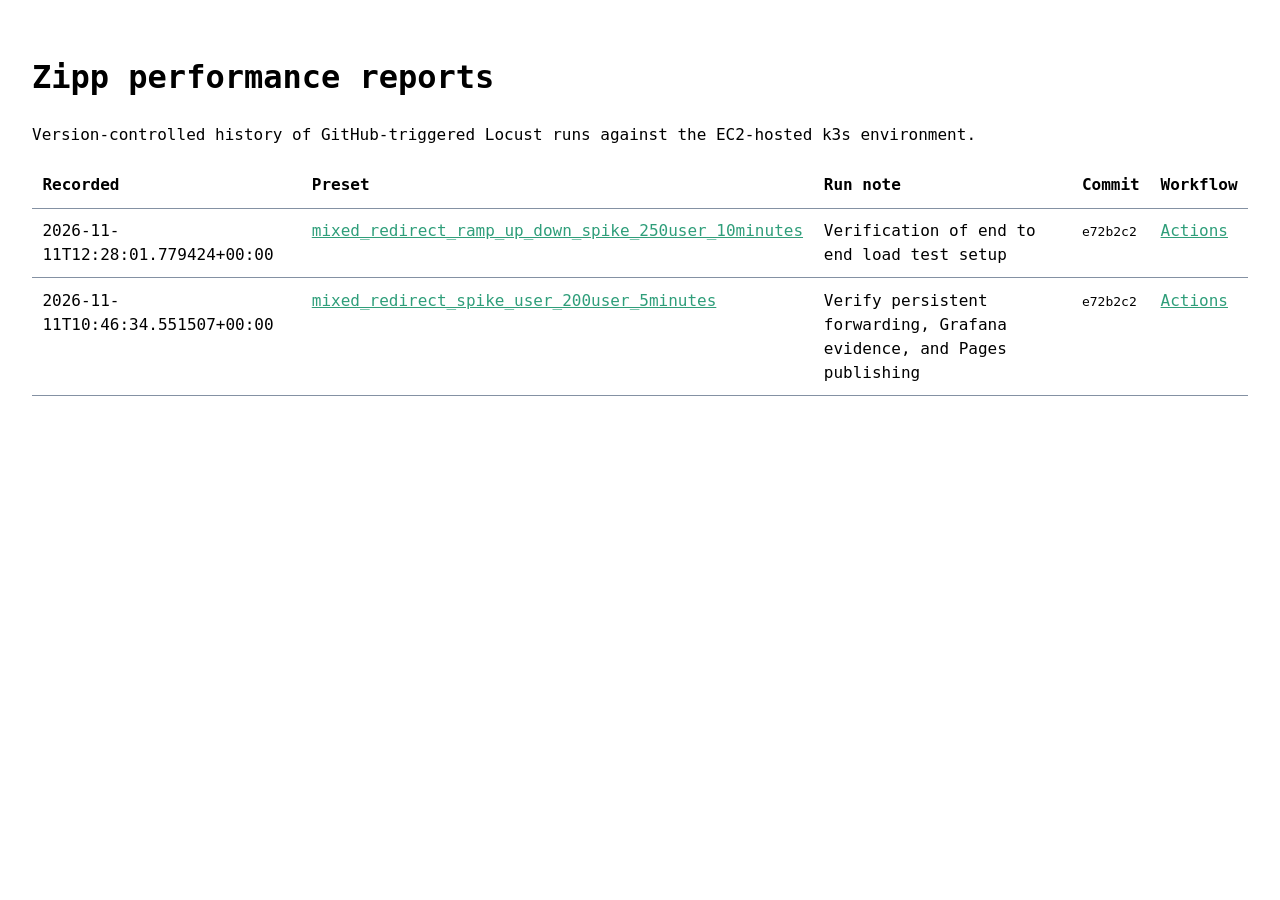
<file: index.html>
<!doctype html>
<html lang="en">
<head>
  <meta charset="utf-8">
  <meta name="viewport" content="width=device-width, initial-scale=1">
  <title>Zipp performance reports</title>
  <style>
    :root {
      color-scheme: light dark;
      font-family: ui-monospace, SFMono-Regular, Menlo, monospace;
    }
    body {
      margin: 0 auto;
      max-width: 1440px;
      padding: 2rem;
      line-height: 1.5;
    }
    a { color: #2f9e7a; }
    .metadata, .report {
      border: 1px solid #8491a3;
      border-radius: 12px;
      padding: 1rem 1.25rem;
      margin: 1rem 0;
    }
    .dashboard {
      display: block;
      width: 100%;
      height: auto;
      border: 1px solid #8491a3;
      border-radius: 12px;
      margin: 1rem 0 2rem;
    }
    table { width: 100%; border-collapse: collapse; }
    th, td {
      border-bottom: 1px solid #8491a3;
      padding: .65rem;
      text-align: left;
      vertical-align: top;
    }
    code { overflow-wrap: anywhere; }
  </style>
</head>
<body>

  <h1>Zipp performance reports</h1>
  <p>
    Version-controlled history of GitHub-triggered Locust runs against the
    EC2-hosted k3s environment.
  </p>
  <table>
    <thead>
      <tr>
        <th>Recorded</th><th>Preset</th><th>Run note</th>
        <th>Commit</th><th>Workflow</th>
      </tr>
    </thead>
    <tbody><tr><td>2026-11-11T12:28:01.779424+00:00</td><td><a href="runs/43018942404-1-e72b2c2/index.html">mixed_redirect_ramp_up_down_spike_250user_10minutes</a></td><td>Verification of end to end load test setup</td><td><code>e72b2c2</code></td><td><a href="https://github.com/monishcse982/zipp/actions/runs/43018942404">Actions</a></td></tr><tr><td>2026-11-11T10:46:34.551507+00:00</td><td><a href="runs/43005546299-1-e72b2c2/index.html">mixed_redirect_spike_user_200user_5minutes</a></td><td>Verify persistent forwarding, Grafana evidence, and Pages publishing</td><td><code>e72b2c2</code></td><td><a href="https://github.com/monishcse982/zipp/actions/runs/43005546299">Actions</a></td></tr></tbody>
  </table>
  
</body>
</html>
</file>
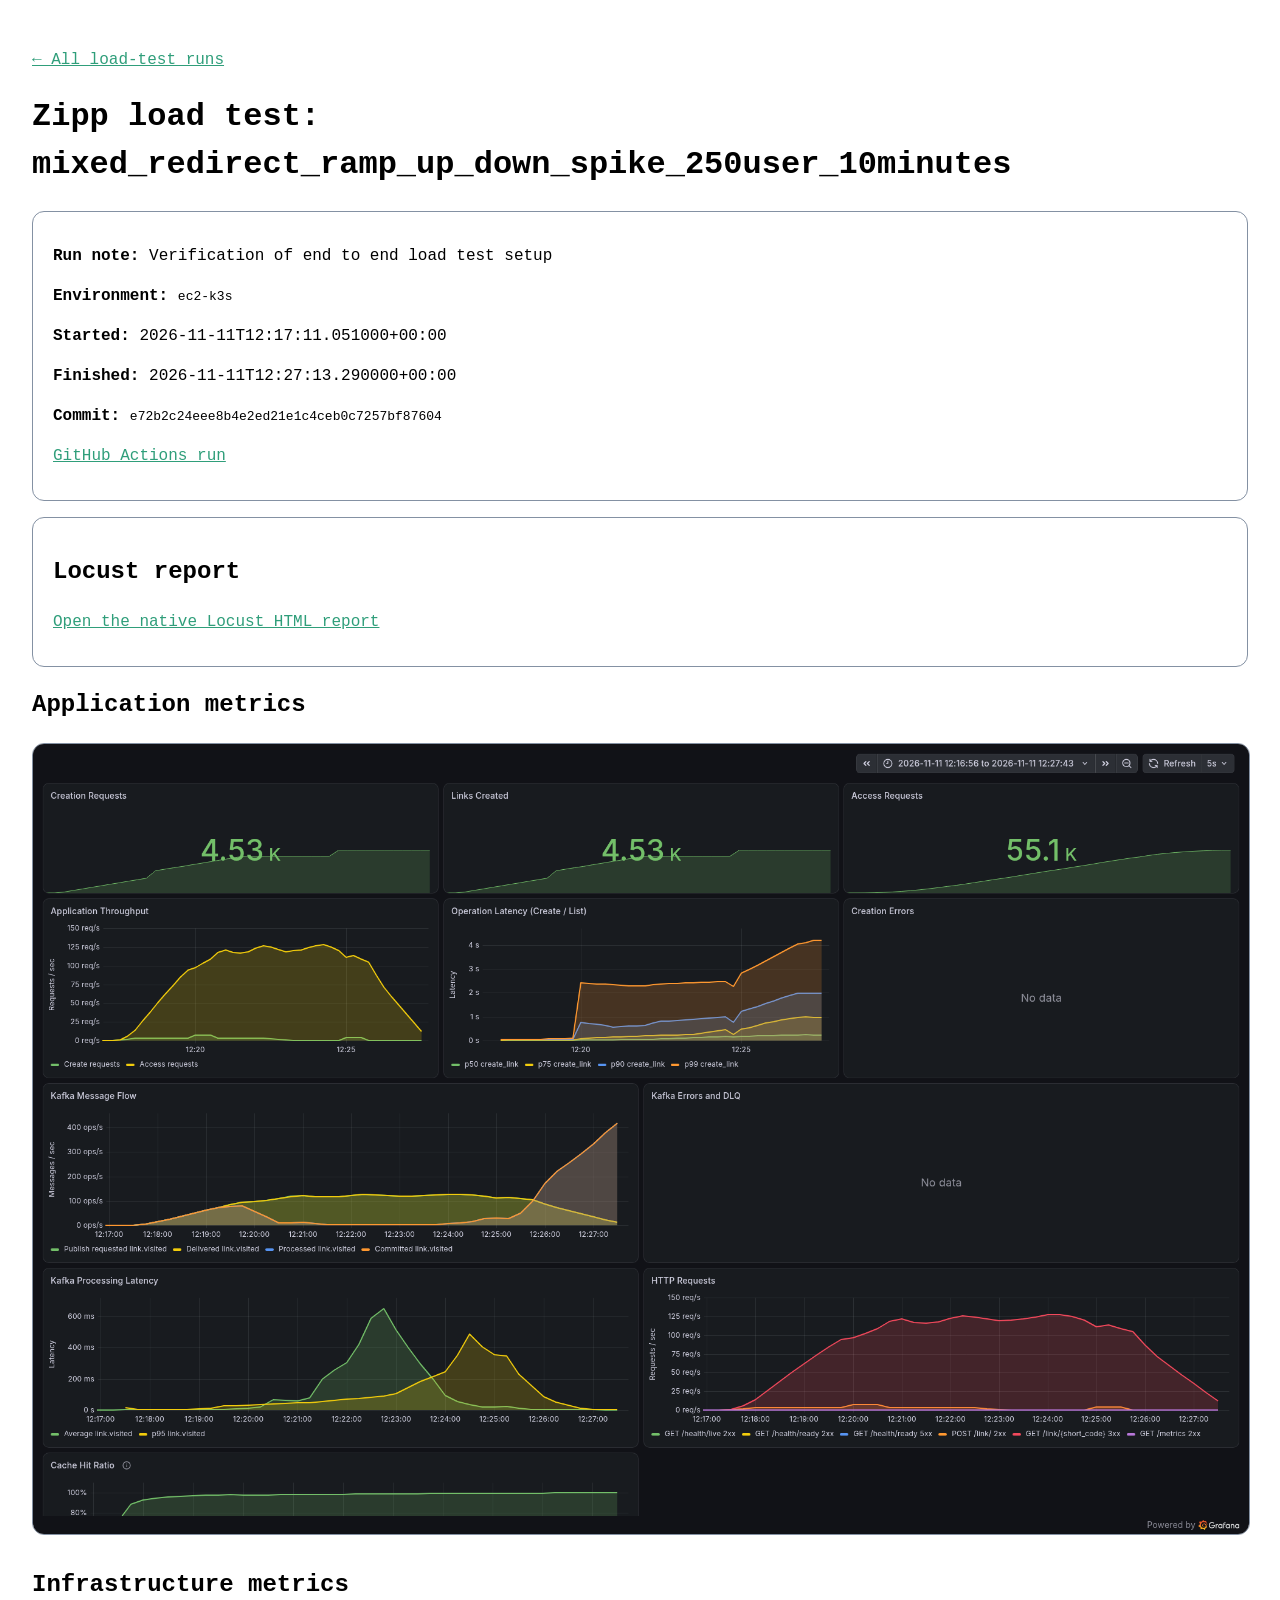
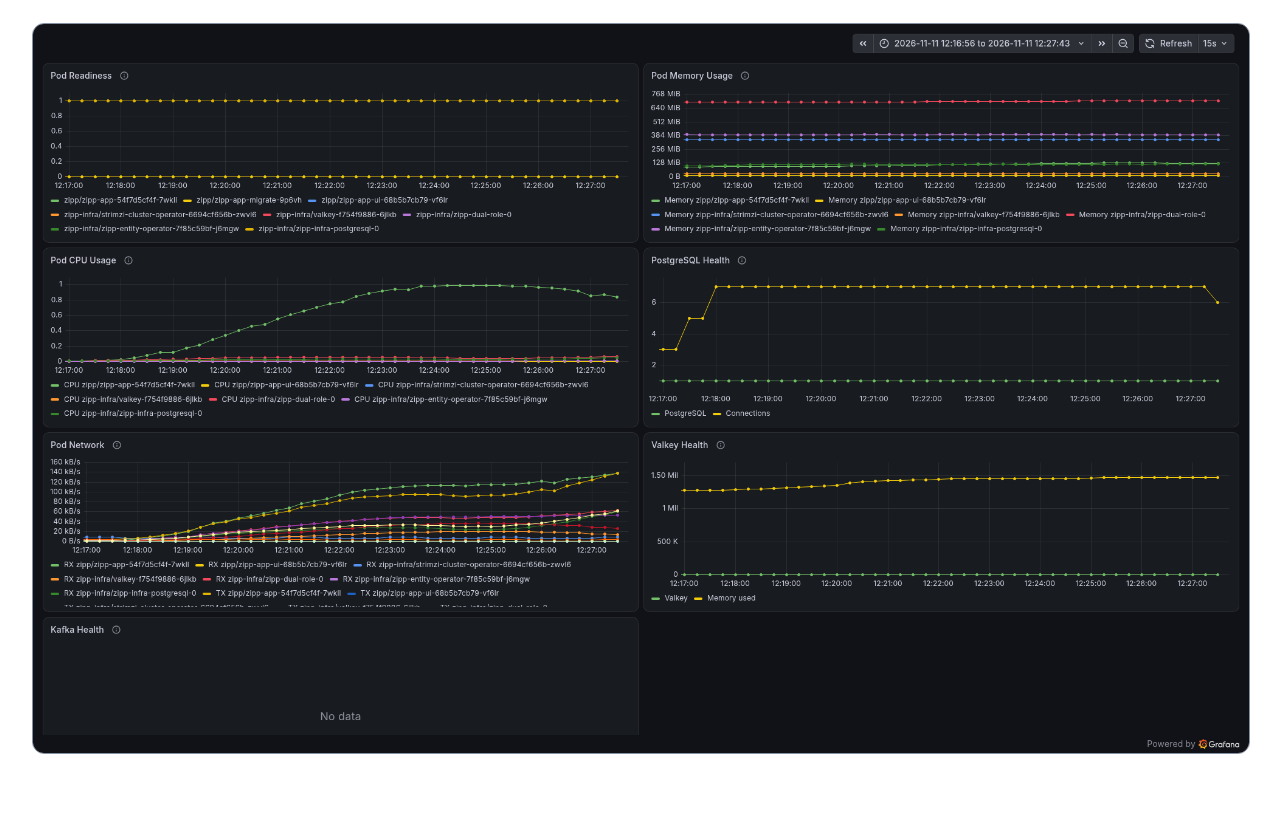
<file: latest/mixed_redirect_ramp_up_down_spike_250user_10minutes/index.html>
<!doctype html>
<html lang="en">
<head>
  <meta charset="utf-8">
  <meta name="viewport" content="width=device-width, initial-scale=1">
  <title>Zipp load test: mixed_redirect_ramp_up_down_spike_250user_10minutes</title>
  <style>
    :root {
      color-scheme: light dark;
      font-family: ui-monospace, SFMono-Regular, Menlo, monospace;
    }
    body {
      margin: 0 auto;
      max-width: 1440px;
      padding: 2rem;
      line-height: 1.5;
    }
    a { color: #2f9e7a; }
    .metadata, .report {
      border: 1px solid #8491a3;
      border-radius: 12px;
      padding: 1rem 1.25rem;
      margin: 1rem 0;
    }
    .dashboard {
      display: block;
      width: 100%;
      height: auto;
      border: 1px solid #8491a3;
      border-radius: 12px;
      margin: 1rem 0 2rem;
    }
    table { width: 100%; border-collapse: collapse; }
    th, td {
      border-bottom: 1px solid #8491a3;
      padding: .65rem;
      text-align: left;
      vertical-align: top;
    }
    code { overflow-wrap: anywhere; }
  </style>
</head>
<body>

  <p><a href="../../index.html">&larr; All load-test runs</a></p>
  <h1>Zipp load test: mixed_redirect_ramp_up_down_spike_250user_10minutes</h1>
  <section class="metadata">
    <p><strong>Run note:</strong> Verification of end to end load test setup</p>
    <p><strong>Environment:</strong> <code>ec2-k3s</code></p>
    <p>
      <strong>Started:</strong>
      2026-11-11T12:17:11.051000+00:00
    </p>
    <p>
      <strong>Finished:</strong>
      2026-11-11T12:27:13.290000+00:00
    </p>
    <p><strong>Commit:</strong> <code>e72b2c24eee8b4e2ed21e1c4ceb0c7257bf87604</code></p>
    <p><a href="https://github.com/monishcse982/zipp/actions/runs/43018942404">GitHub Actions run</a></p>
  </section>
  <section class="report">
    <h2>Locust report</h2>
    <p><a href="report.html">Open the native Locust HTML report</a></p>
  </section>
  <h2>Application metrics</h2>
  <a href="grafana-application.png">
    <img class="dashboard" src="grafana-application.png"
         alt="Grafana application dashboard">
  </a>
  <h2>Infrastructure metrics</h2>
  <a href="grafana-infrastructure.png">
    <img class="dashboard" src="grafana-infrastructure.png"
         alt="Grafana infrastructure dashboard">
  </a>
  
</body>
</html>
</file>
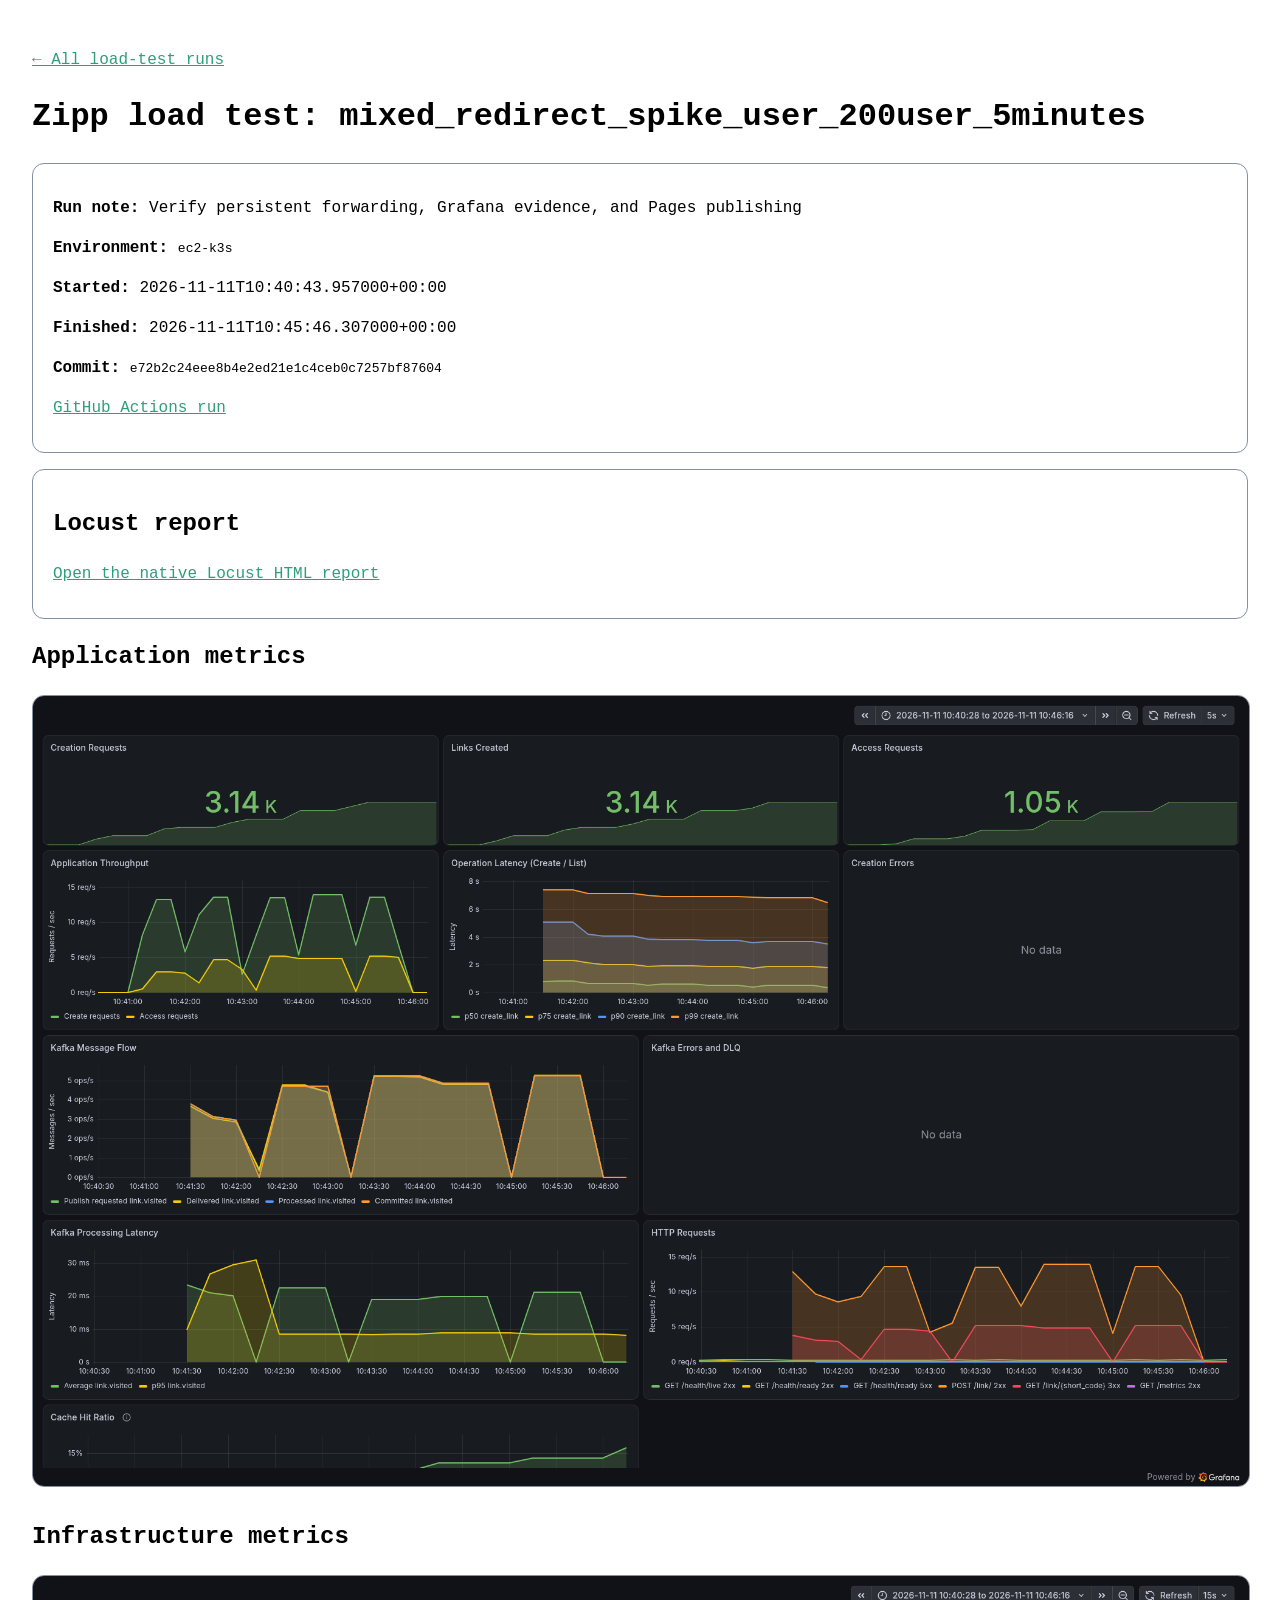
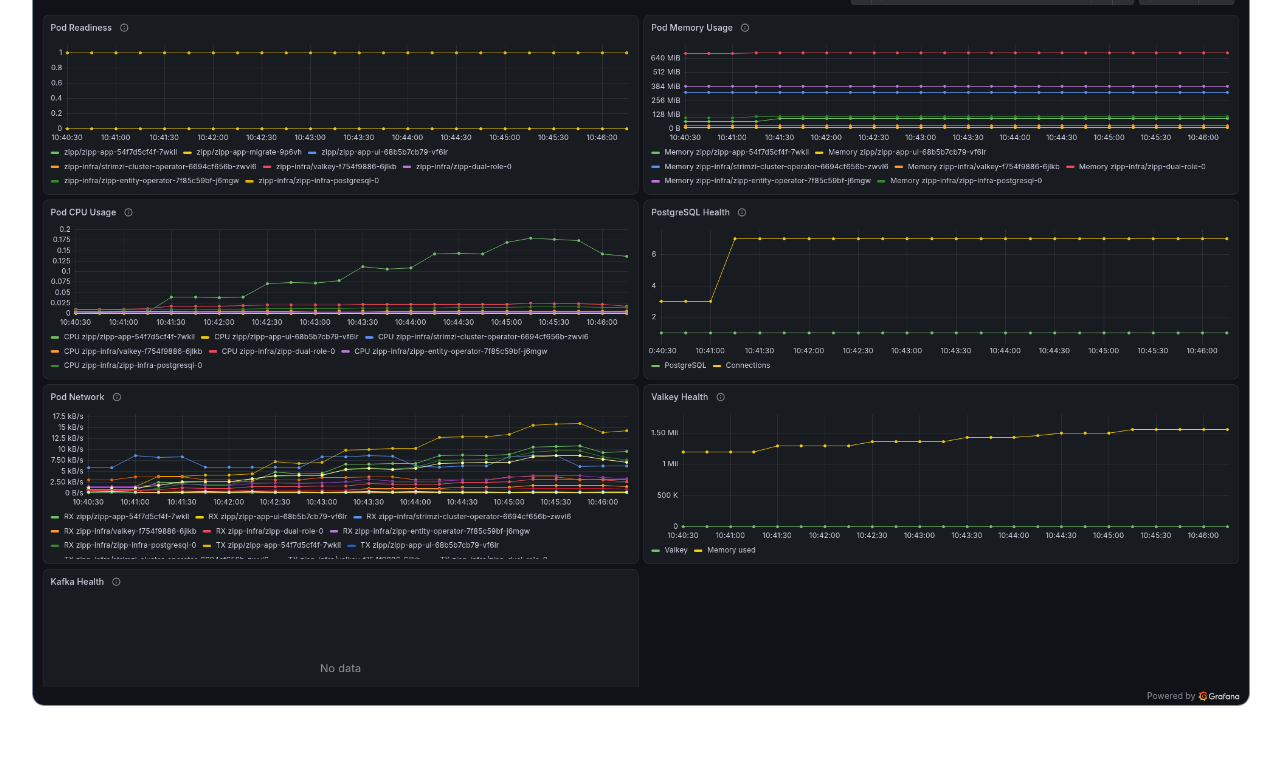
<file: latest/mixed_redirect_spike_user_200user_5minutes/index.html>
<!doctype html>
<html lang="en">
<head>
  <meta charset="utf-8">
  <meta name="viewport" content="width=device-width, initial-scale=1">
  <title>Zipp load test: mixed_redirect_spike_user_200user_5minutes</title>
  <style>
    :root {
      color-scheme: light dark;
      font-family: ui-monospace, SFMono-Regular, Menlo, monospace;
    }
    body {
      margin: 0 auto;
      max-width: 1440px;
      padding: 2rem;
      line-height: 1.5;
    }
    a { color: #2f9e7a; }
    .metadata, .report {
      border: 1px solid #8491a3;
      border-radius: 12px;
      padding: 1rem 1.25rem;
      margin: 1rem 0;
    }
    .dashboard {
      display: block;
      width: 100%;
      height: auto;
      border: 1px solid #8491a3;
      border-radius: 12px;
      margin: 1rem 0 2rem;
    }
    table { width: 100%; border-collapse: collapse; }
    th, td {
      border-bottom: 1px solid #8491a3;
      padding: .65rem;
      text-align: left;
      vertical-align: top;
    }
    code { overflow-wrap: anywhere; }
  </style>
</head>
<body>

  <p><a href="../../index.html">&larr; All load-test runs</a></p>
  <h1>Zipp load test: mixed_redirect_spike_user_200user_5minutes</h1>
  <section class="metadata">
    <p><strong>Run note:</strong> Verify persistent forwarding, Grafana evidence, and Pages publishing</p>
    <p><strong>Environment:</strong> <code>ec2-k3s</code></p>
    <p>
      <strong>Started:</strong>
      2026-11-11T10:40:43.957000+00:00
    </p>
    <p>
      <strong>Finished:</strong>
      2026-11-11T10:45:46.307000+00:00
    </p>
    <p><strong>Commit:</strong> <code>e72b2c24eee8b4e2ed21e1c4ceb0c7257bf87604</code></p>
    <p><a href="https://github.com/monishcse982/zipp/actions/runs/43005546299">GitHub Actions run</a></p>
  </section>
  <section class="report">
    <h2>Locust report</h2>
    <p><a href="report.html">Open the native Locust HTML report</a></p>
  </section>
  <h2>Application metrics</h2>
  <a href="grafana-application.png">
    <img class="dashboard" src="grafana-application.png"
         alt="Grafana application dashboard">
  </a>
  <h2>Infrastructure metrics</h2>
  <a href="grafana-infrastructure.png">
    <img class="dashboard" src="grafana-infrastructure.png"
         alt="Grafana infrastructure dashboard">
  </a>
  
</body>
</html>
</file>
